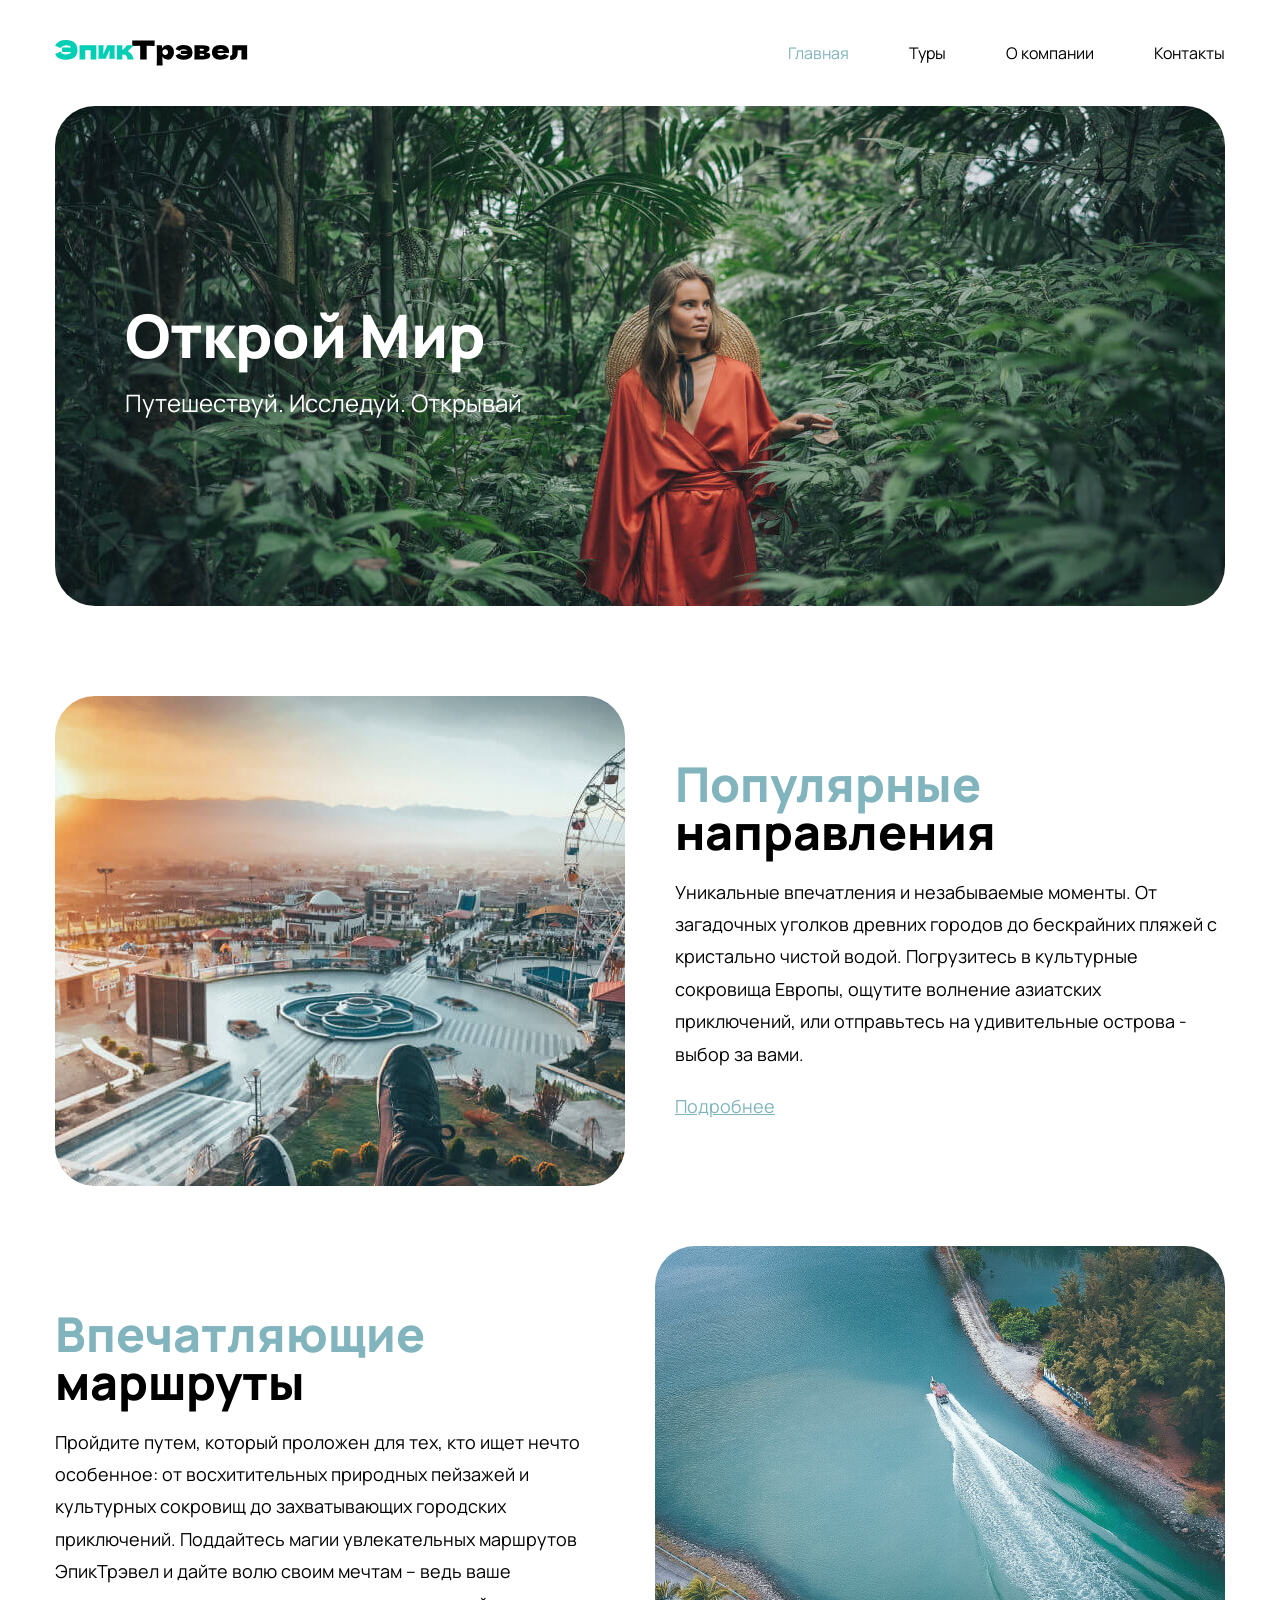
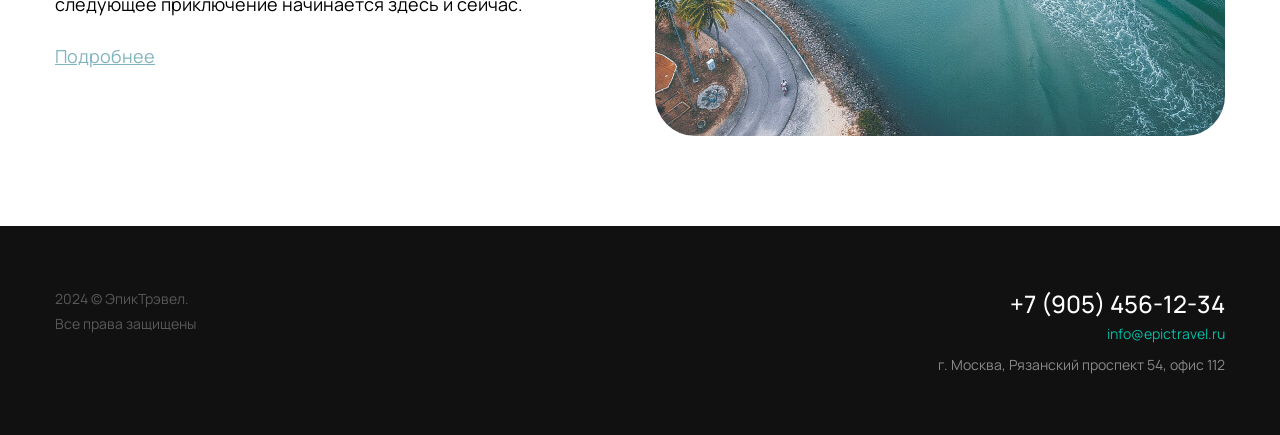
<file: index.html>
<!doctype html>
<html lang="ru">
    <head>
        <meta charset="UTF-8" />
        <meta name="viewport" content="width=device-width, initial-scale=1.0" />
        <title>ЭпикТрэвел</title>
        <link rel="stylesheet" href="./css/reset.css" />
        <link rel="stylesheet" href="./css/main.css" />
        <link rel="stylesheet" href="./css/media-tablet.css" />
        <link rel="stylesheet" href="./css/media-mobile.css" />
        <link
            rel="icon"
            type="image/x-icon"
            href="./img/favicons/favicon.svg"
        />
        <link
            rel="apple-touch-icon"
            sizes="180x180"
            href="./img/favicons/apple-touch-icon.png"
        />
    </head>
    <body class="sticky-footer">
        <header class="header" id="header">
            <div class="container container-header">
                <nav class="nav">
                    <a href="index.html" class="logo">
                        <img src="./img/logo.svg" alt="ЭпикТрэвел" />
                    </a>
                    <ul class="nav-list">
                        <li><a href="index.html" class="active">Главная</a></li>
                        <li><a href="tours.html">Туры</a></li>
                        <li><a href="about.html">О компании</a></li>
                        <li><a href="contacts.html">Контакты</a></li>
                    </ul>
                    <button
                        class="btn-mobile-nav"
                        id="btn-mobile-nav"
                        type="button"
                    >
                        <img
                            src="./img/icons/open-mobile-nav.svg"
                            id="mobile-nav-img"
                            alt="Open nav"
                        />
                    </button>
                </nav>
            </div>
        </header>

        <section class="mobile-nav" id="mobile-nav">
            <h2 class="visually-hidden">Навигация</h2>
            <ul class="mobile-nav-list">
                <li><a href="index.html">Главная</a></li>
                <li><a href="tours.html">Туры</a></li>
                <li><a href="about.html">О компании</a></li>
                <li><a href="contacts.html">Контакты</a></li>
            </ul>
        </section>

        <main class="main-page">
            <div class="container">
                <section class="promo">
                    <div class="promo-desc">
                        <h1 class="promo-title">Открой Мир</h1>
                        <p class="promo-text">
                            Путешествуй. Исследуй. Открывай
                        </p>
                    </div>
                </section>

                <div class="main-content">
                    <section class="content-row">
                        <div class="content-img">
                            <picture>
                                <source
                                    srcset="
                                        ./img/main/img-01-mobile.jpg,
                                        ./img/main/img-01-mobile@2x.jpg 2x
                                    "
                                    media="(max-width: 767px)"
                                />
                                <img
                                    src="./img/main/img-01.jpg"
                                    srcset="./img/main/img-01@2x.jpg 2x"
                                    alt="Популярные направления"
                                />
                            </picture>
                        </div>

                        <div class="content-text">
                            <h2 class="title-1">
                                <span>Популярные</span> направления
                            </h2>
                            <p>
                                Уникальные впечатления и незабываемые моменты.
                                От загадочных уголков древних городов до
                                бескрайних пляжей с кристально чистой водой.
                                Погрузитесь в культурные сокровища Европы,
                                ощутите волнение азиатских приключений, или
                                отправьтесь на удивительные острова - выбор за
                                вами.
                            </p>
                            <p><a href="#!">Подробнее</a></p>
                        </div>
                    </section>

                    <section
                        class="content-row content-row-reverse content-column-on-mobile"
                    >
                        <div class="content-img">
                            <picture>
                                <source
                                    srcset="
                                        ./img/main/img-02-mobile.jpg,
                                        ./img/main/img-02-mobile@2x.jpg 2x
                                    "
                                    media="(max-width: 767px)"
                                />
                                <img
                                    src="./img/main/img-02.jpg"
                                    srcset="./img/main/img-02@2x.jpg 2x"
                                    alt="Впечатляющие маршруты"
                                />
                            </picture>
                        </div>

                        <div class="content-text">
                            <h2 class="title-1">
                                <span>Впечатляющие</span> маршруты
                            </h2>
                            <p>
                                Пройдите путем, который проложен для тех, кто
                                ищет нечто особенное: от восхитительных
                                природных пейзажей и культурных сокровищ до
                                захватывающих городских приключений. Поддайтесь
                                магии увлекательных маршрутов ЭпикТрэвел и дайте
                                волю своим мечтам – ведь ваше следующее
                                приключение начинается здесь и сейчас.
                            </p>
                            <p><a href="#!">Подробнее</a></p>
                        </div>
                    </section>
                </div>
            </div>
        </main>

        <footer class="footer">
            <div class="container">
                <div class="footer-row">
                    <div class="footer-copyright">
                        <p>
                            2024 © ЭпикТрэвел. <br class="desktop-only" />Все
                            права защищены
                        </p>
                    </div>

                    <address class="footer-contacts">
                        <a href="tel:+79054561234" class="footer-phone"
                            >+7 (905) 456-12-34</a
                        ><br />
                        <a href="mailto:info@epictravel.ru" class="footer-email"
                            >info@epictravel.ru</a
                        ><br />
                        <p class="footer-address">
                            г. Москва, Рязанский проспект 54, офис 112
                        </p>
                    </address>
                </div>
            </div>
        </footer>

        <script src="./js/main.js"></script>
    </body>
</html>
</file>
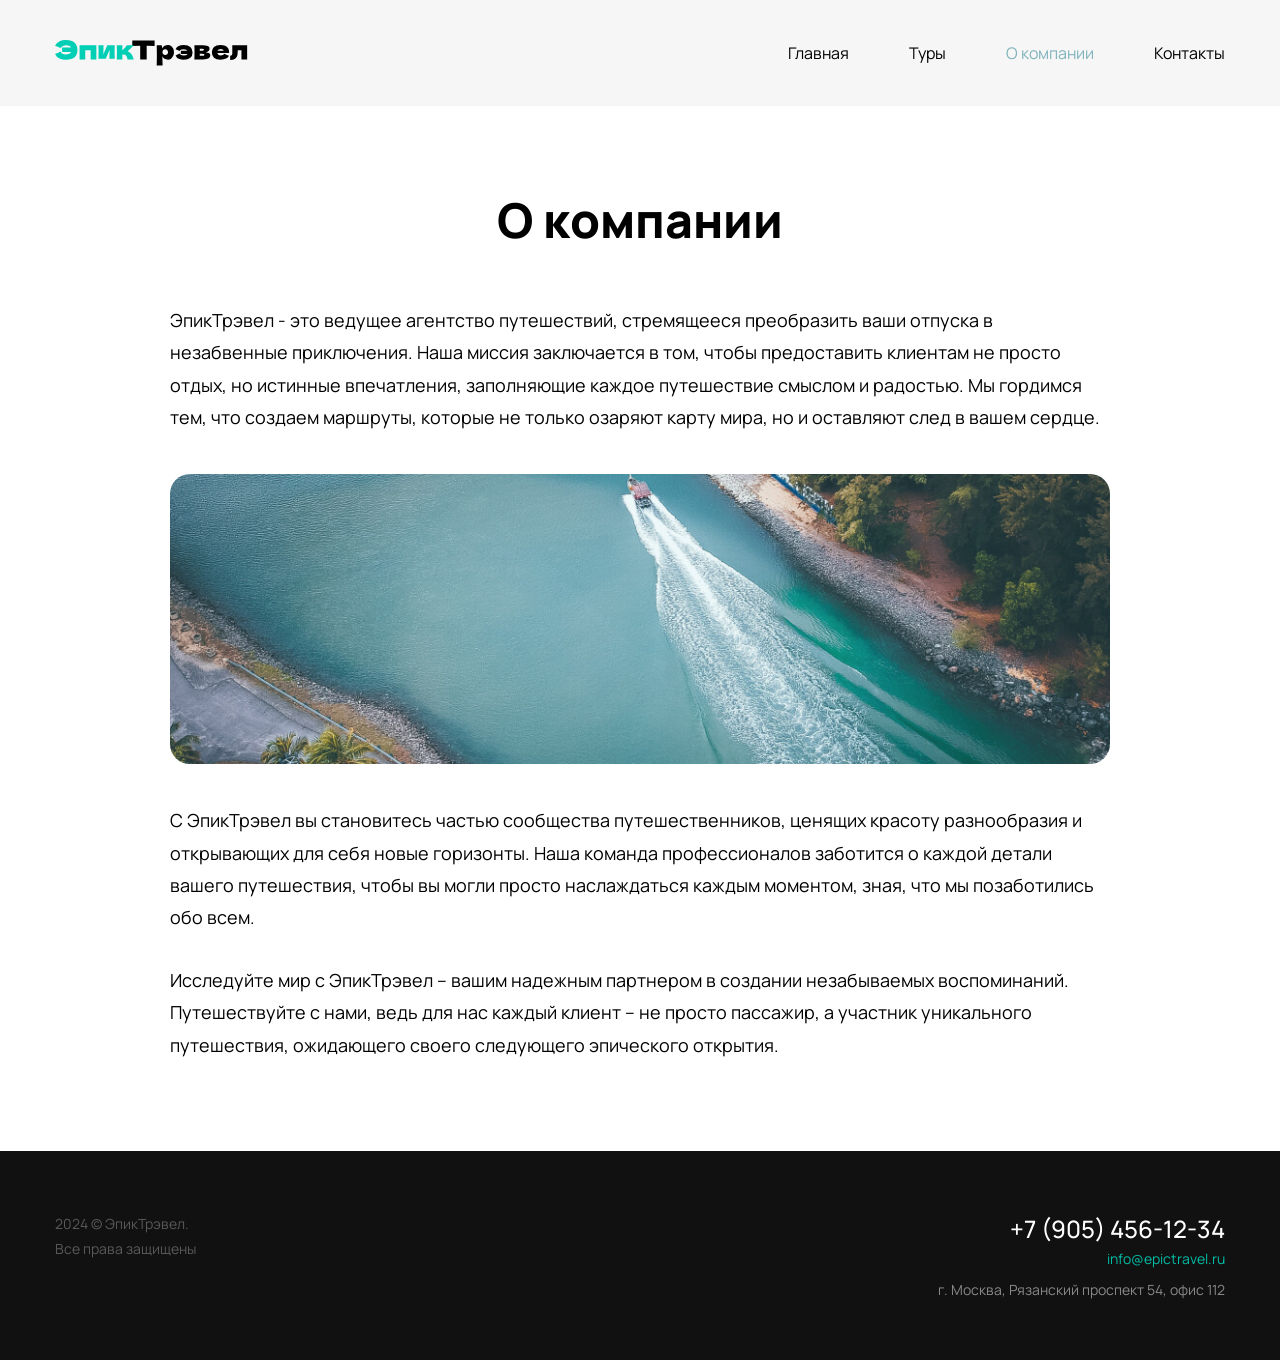
<file: about.html>
<!doctype html>
<html lang="ru">
    <head>
        <meta charset="UTF-8" />
        <meta name="viewport" content="width=device-width, initial-scale=1.0" />
        <title>О компании - ЭпикТрэвел</title>
        <link rel="stylesheet" href="./css/reset.css" />
        <link rel="stylesheet" href="./css/main.css" />
        <link rel="stylesheet" href="./css/media-tablet.css" />
        <link rel="stylesheet" href="./css/media-mobile.css" />

        <link
            rel="icon"
            type="image/x-icon"
            href="./img/favicons/favicon.svg"
        />
        <link
            rel="apple-touch-icon"
            sizes="180x180"
            href="./img/favicons/apple-touch-icon.png"
        />
    </head>
    <body class="sticky-footer">
        <header class="header header-bg" id="header">
            <div class="container container-header">
                <nav class="nav">
                    <a href="index.html">
                        <img src="./img/logo.svg" alt="ЭпикТрэвел" />
                    </a>
                    <ul class="nav-list">
                        <li><a href="index.html">Главная</a></li>
                        <li><a href="tours.html">Туры</a></li>
                        <li>
                            <a href="about.html" class="active">О компании</a>
                        </li>
                        <li><a href="contacts.html">Контакты</a></li>
                    </ul>
                    <button
                        class="btn-mobile-nav"
                        id="btn-mobile-nav"
                        type="button"
                    >
                        <img
                            src="./img/icons/open-mobile-nav.svg"
                            id="mobile-nav-img"
                            alt="Open nav"
                        />
                    </button>
                </nav>
            </div>
        </header>

        <section class="mobile-nav" id="mobile-nav">
            <h2 class="visually-hidden">Навигация</h2>
            <ul class="mobile-nav-list">
                <li><a href="index.html">Главная</a></li>
                <li><a href="tours.html">Туры</a></li>
                <li><a href="about.html">О компании</a></li>
                <li><a href="contacts.html">Контакты</a></li>
            </ul>
        </section>

        <main class="inner-page">
            <div class="container container-small">
                <div class="inner-page-title-wrapper">
                    <h1 class="title-1 text-center">О компании</h1>
                </div>

                <div class="article-content">
                    <p>
                        ЭпикТрэвел - это ведущее агентство путешествий,
                        стремящееся преобразить ваши отпуска в незабвенные
                        приключения. Наша миссия заключается в том, чтобы
                        предоставить клиентам не просто отдых, но истинные
                        впечатления, заполняющие каждое путешествие смыслом и
                        радостью. Мы гордимся тем, что создаем маршруты, которые
                        не только озаряют карту мира, но и оставляют след в
                        вашем сердце.
                    </p>

                    <div class="article-img">
                        <picture>
                            <source
                                srcset="
                                    ./img/about/about-mobile.jpg,
                                    ./img/about/about-mobile@2x.jpg 2x
                                "
                                media="(max-width: 767px)"
                            />
                            <source
                                srcset="
                                    ./img/about/about-tablet.jpg,
                                    ./img/about/about-tablet@2x.jpg 2x
                                "
                                media="(max-width: 1199px)"
                            />
                            <img
                                src="./img/about/about.jpg"
                                srcset="./img/about/about@2x.jpg 2x"
                                alt="Катер"
                            />
                        </picture>
                    </div>

                    <p>
                        С ЭпикТрэвел вы становитесь частью сообщества
                        путешественников, ценящих красоту разнообразия и
                        открывающих для себя новые горизонты. Наша команда
                        профессионалов заботится о каждой детали вашего
                        путешествия, чтобы вы могли просто наслаждаться каждым
                        моментом, зная, что мы позаботились обо всем.
                    </p>

                    <p>
                        Исследуйте мир с ЭпикТрэвел – вашим надежным партнером в
                        создании незабываемых воспоминаний. Путешествуйте с
                        нами, ведь для нас каждый клиент – не просто пассажир, а
                        участник уникального путешествия, ожидающего своего
                        следующего эпического открытия.
                    </p>
                </div>
            </div>
        </main>

        <footer class="footer">
            <div class="container">
                <div class="footer-row">
                    <div class="footer-copyright">
                        <p>2024 © ЭпикТрэвел. <br />Все права защищены</p>
                    </div>

                    <address class="footer-contacts">
                        <a href="tel:+79054561234" class="footer-phone"
                            >+7 (905) 456-12-34</a
                        ><br />
                        <a href="mailto:info@epictravel.ru" class="footer-email"
                            >info@epictravel.ru</a
                        ><br />
                        <p class="footer-address">
                            г. Москва, Рязанский проспект 54, офис 112
                        </p>
                    </address>
                </div>
            </div>
        </footer>

        <script src="./js/main.js"></script>
    </body>
</html>
</file>
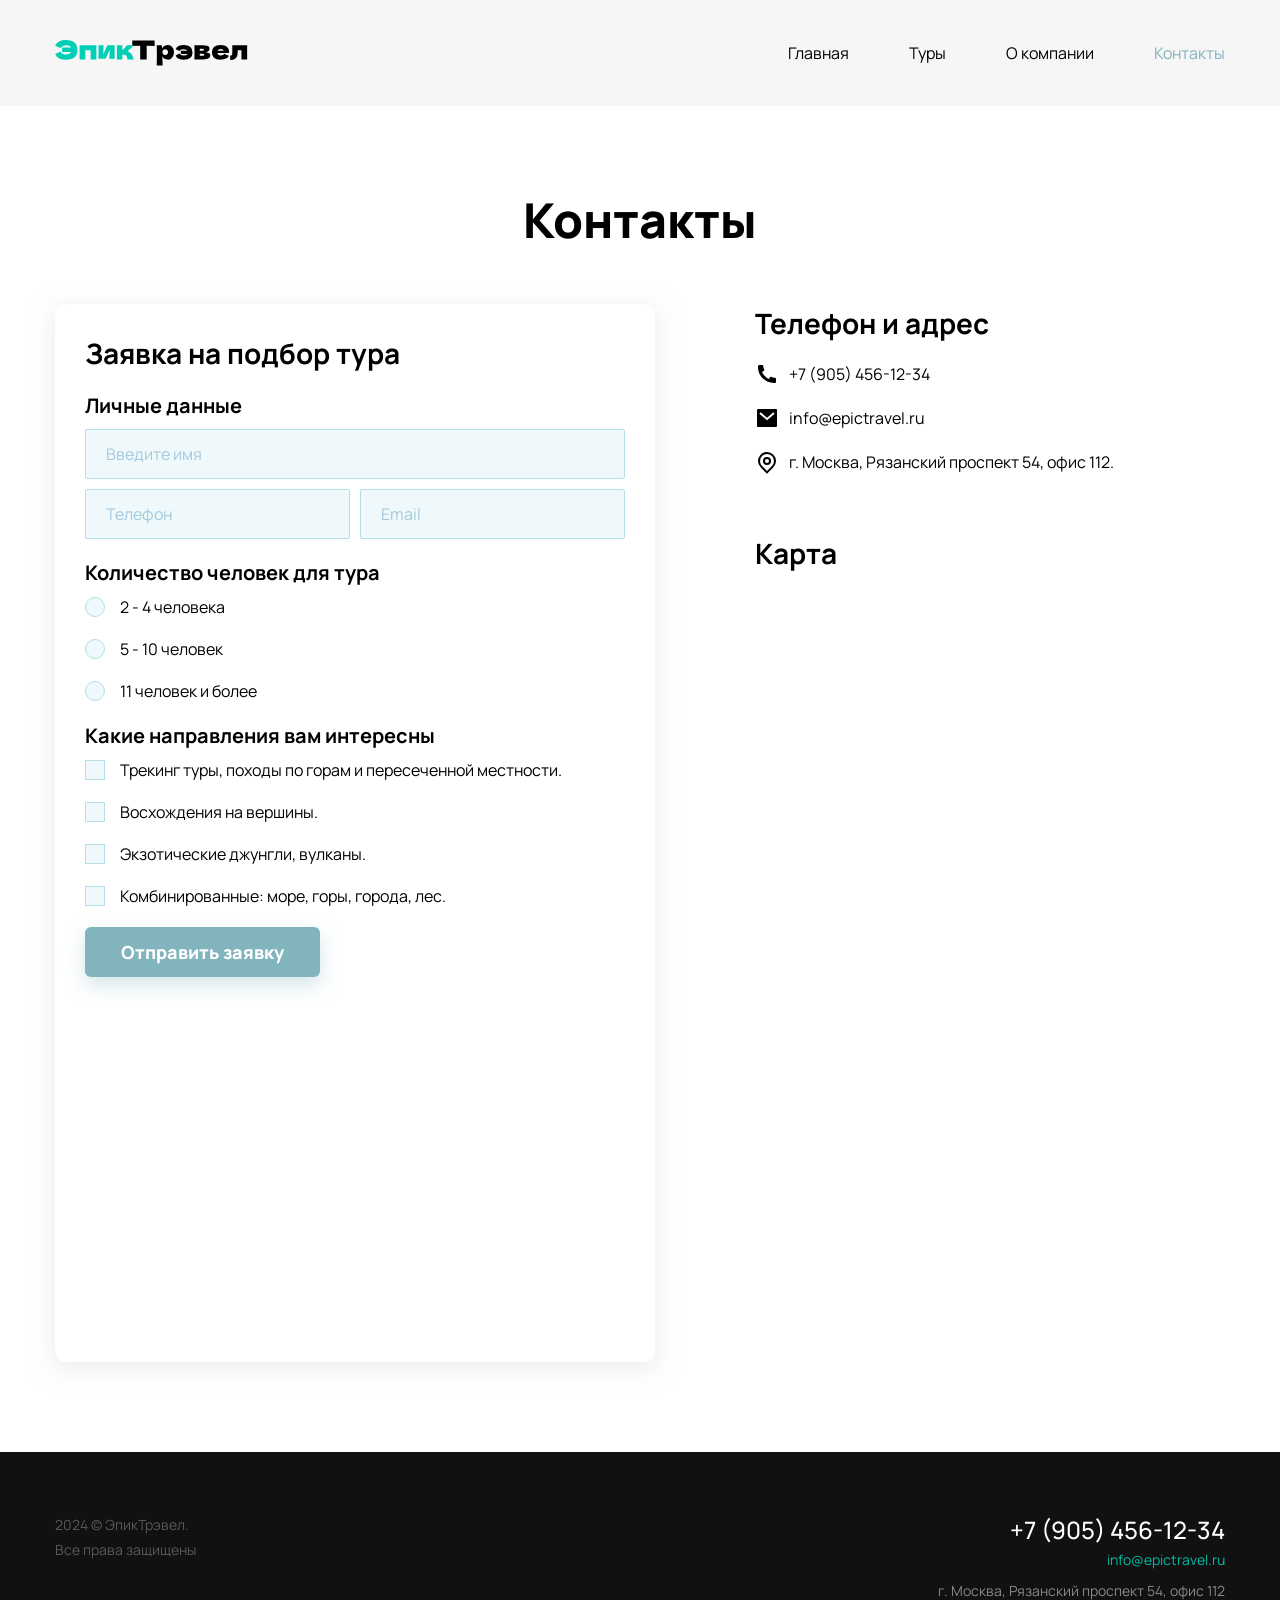
<file: contacts.html>
<!doctype html>
<html lang="ru">
    <head>
        <meta charset="UTF-8" />
        <meta name="viewport" content="width=device-width, initial-scale=1.0" />
        <title>Контакты - ЭпикТрэвел</title>
        <link rel="stylesheet" href="./css/reset.css" />
        <link rel="stylesheet" href="./css/main.css" />
        <link rel="stylesheet" href="./css/media-tablet.css" />
        <link rel="stylesheet" href="./css/media-mobile.css" />

        <link
            rel="icon"
            type="image/x-icon"
            href="./img/favicons/favicon.svg"
        />
        <link
            rel="apple-touch-icon"
            sizes="180x180"
            href="./img/favicons/apple-touch-icon.png"
        />
    </head>
    <body class="sticky-footer">
        <header class="header header-bg" id="header">
            <div class="container container-header">
                <nav class="nav">
                    <a href="index.html">
                        <img src="./img/logo.svg" alt="ЭпикТрэвел" />
                    </a>
                    <ul class="nav-list">
                        <li><a href="index.html">Главная</a></li>
                        <li><a href="tours.html">Туры</a></li>
                        <li><a href="about.html">О компании</a></li>
                        <li>
                            <a href="contacts.html" class="active">Контакты</a>
                        </li>
                    </ul>
                    <button
                        class="btn-mobile-nav"
                        id="btn-mobile-nav"
                        type="button"
                    >
                        <img
                            src="./img/icons/open-mobile-nav.svg"
                            id="mobile-nav-img"
                            alt="Open nav"
                        />
                    </button>
                </nav>
            </div>
        </header>

        <section class="mobile-nav" id="mobile-nav">
            <h2 class="visually-hidden">Навигация</h2>
            <ul class="mobile-nav-list">
                <li><a href="index.html">Главная</a></li>
                <li><a href="tours.html">Туры</a></li>
                <li><a href="about.html">О компании</a></li>
                <li><a href="contacts.html">Контакты</a></li>
            </ul>
        </section>

        <main class="inner-page">
            <div class="container">
                <div class="inner-page-title-wrapper">
                    <h1 class="title-1 text-center">Контакты</h1>
                </div>

                <div class="contacts-columns">
                    <form class="form-wrapper">
                        <h2 class="title-2">Заявка на подбор тура</h2>

                        <section class="form-group">
                            <h3 class="title-3">Личные данные</h3>
                            <div class="inputs-wrapper">
                                <input
                                    type="text"
                                    class="input"
                                    placeholder="Введите имя"
                                    name="name"
                                />
                                <input
                                    type="tel"
                                    class="input input-50"
                                    placeholder="Телефон"
                                    name="phone"
                                />
                                <input
                                    type="email"
                                    class="input input-50"
                                    placeholder="Email"
                                    name="email"
                                />
                            </div>
                        </section>

                        <section class="form-group">
                            <h3 class="title-3">Количество человек для тура</h3>
                            <ul class="radio-list">
                                <li>
                                    <label>
                                        <input
                                            type="radio"
                                            class="real-radio visually-hidden"
                                            name="number"
                                            value="2-4"
                                        />
                                        <span class="fake-radio"></span>
                                        2 - 4 человека
                                    </label>
                                </li>
                                <li>
                                    <label>
                                        <input
                                            type="radio"
                                            class="real-radio visually-hidden"
                                            name="number"
                                            value="5-10"
                                        />
                                        <span class="fake-radio"></span>
                                        5 - 10 человек
                                    </label>
                                </li>
                                <li>
                                    <label>
                                        <input
                                            type="radio"
                                            class="real-radio visually-hidden"
                                            name="number"
                                            value="11+"
                                        />
                                        <span class="fake-radio"></span>
                                        11 человек и более
                                    </label>
                                </li>
                            </ul>
                        </section>

                        <section class="form-group">
                            <h3 class="title-3">
                                Какие направления вам интересны
                            </h3>
                            <ul class="checkbox-list">
                                <li>
                                    <label>
                                        <input
                                            type="checkbox"
                                            class="real-checkbox visually-hidden"
                                            name="tracking"
                                        />
                                        <span class="fake-checkbox"></span>
                                        Трекинг туры, походы по горам и
                                        пересеченной местности.
                                    </label>
                                </li>
                                <li>
                                    <label>
                                        <input
                                            type="checkbox"
                                            class="real-checkbox visually-hidden"
                                            name="mountains"
                                        />
                                        <span class="fake-checkbox"></span>
                                        Восхождения на вершины.
                                    </label>
                                </li>
                                <li>
                                    <label>
                                        <input
                                            type="checkbox"
                                            class="real-checkbox visually-hidden"
                                            name="exotic"
                                        />
                                        <span class="fake-checkbox"></span>
                                        Экзотические джунгли, вулканы.
                                    </label>
                                </li>
                                <li>
                                    <label>
                                        <input
                                            type="checkbox"
                                            class="real-checkbox visually-hidden"
                                            name="combi"
                                        />
                                        <span class="fake-checkbox"></span>
                                        Комбинированные: море, горы, города,
                                        лес.
                                    </label>
                                </li>
                            </ul>
                        </section>

                        <button class="submit-btn" type="submit">
                            Отправить заявку
                        </button>
                    </form>

                    <div class="address-wrapper">
                        <div class="address-item">
                            <h2 class="title-2">Телефон и адрес</h2>
                            <address>
                                <ul class="address-list">
                                    <li>
                                        <img
                                            src="./img/icons/phone.svg"
                                            alt="Телефон"
                                        />
                                        +7 (905) 456-12-34
                                    </li>
                                    <li>
                                        <img
                                            src="./img/icons/mail.svg"
                                            alt="Email"
                                        />
                                        info@epictravel.ru
                                    </li>
                                    <li>
                                        <img
                                            src="./img/icons/map.svg"
                                            alt="Адрес"
                                        />
                                        г. Москва, Рязанский проспект 54, офис
                                        112.
                                    </li>
                                </ul>
                            </address>
                        </div>

                        <div class="address-item">
                            <h2 class="title-2">Карта</h2>
                            <!-- <img src="./img/contacts/map.jpg" srcset="./img/contacts/map@2x.jpg 2x" alt="Map"> -->
                            <iframe
                                class="yandex-map"
                                src="https://yandex.ru/map-widget/v1/?um=constructor%3Aa0fd4f1c6586aca14eff131632a0c3f0af7c9071464bb3ff4eede254e875748b&amp;source=constructor&amp;scroll=false"
                                frameborder="0"
                            ></iframe>

                            <iframe
                                class="google-map"
                                src="https://www.google.com/maps/embed?pb=!1m18!1m12!1m3!1d2247.449627874098!2d37.79292697726246!3d55.715937894829494!2m3!1f0!2f0!3f0!3m2!1i1024!2i768!4f13.1!3m3!1m2!1s0x414ab59b3be61f9b%3A0x71e8ca6a8cffd5fb!2z0KDRj9C30LDQvdGB0LrQuNC5INC_0YAuLCA1NCwgMTEyLCDQnNC-0YHQutCy0LAsINCg0L7RgdGB0LjRjywgMTA5Mzc3!5e0!3m2!1sru!2str!4v1706050072453!5m2!1sru!2str"
                                style="border: 0"
                                allowfullscreen=""
                                loading="lazy"
                                referrerpolicy="no-referrer-when-downgrade"
                            ></iframe>
                        </div>
                    </div>
                </div>
            </div>
        </main>

        <footer class="footer">
            <div class="container">
                <div class="footer-row">
                    <div class="footer-copyright">
                        <p>2024 © ЭпикТрэвел. <br />Все права защищены</p>
                    </div>

                    <address class="footer-contacts">
                        <a href="tel:+79054561234" class="footer-phone"
                            >+7 (905) 456-12-34</a
                        ><br />
                        <a href="mailto:info@epictravel.ru" class="footer-email"
                            >info@epictravel.ru</a
                        ><br />
                        <p class="footer-address">
                            г. Москва, Рязанский проспект 54, офис 112
                        </p>
                    </address>
                </div>
            </div>
        </footer>

        <script src="./js/main.js"></script>
    </body>
</html>
</file>
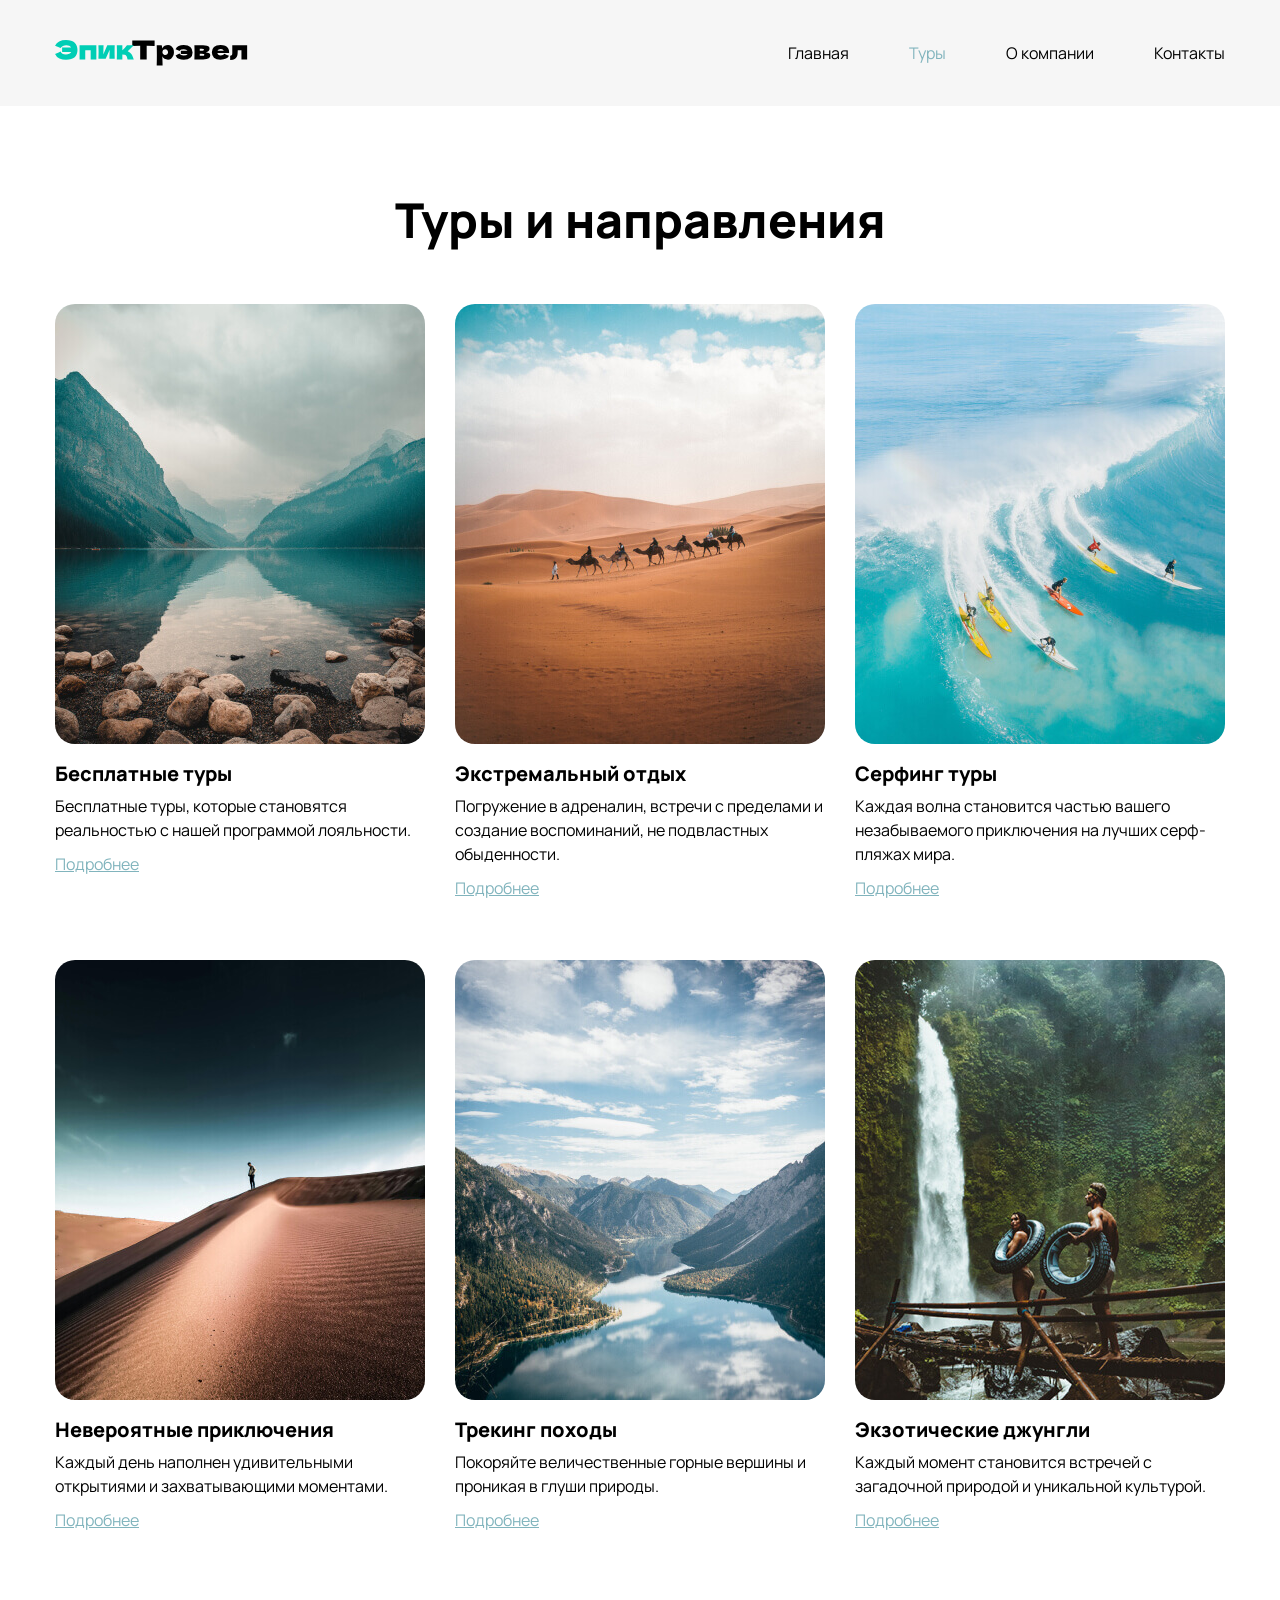
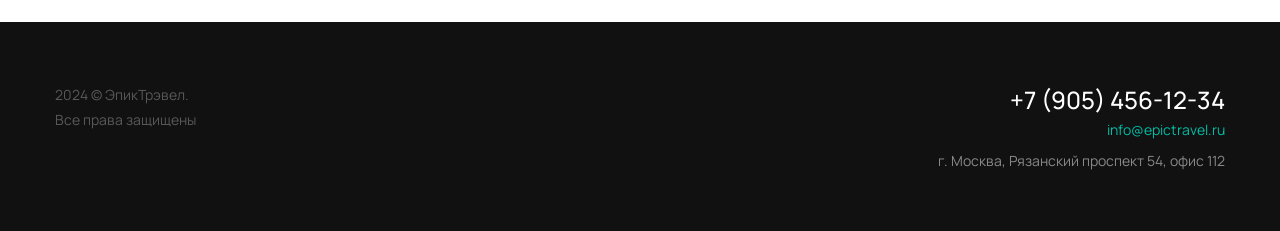
<file: tours.html>
<!doctype html>
<html lang="ru">
    <head>
        <meta charset="UTF-8" />
        <meta name="viewport" content="width=device-width, initial-scale=1.0" />
        <title>Туры - ЭпикТрэвел</title>
        <link rel="stylesheet" href="./css/reset.css" />
        <link rel="stylesheet" href="./css/main.css" />
        <link rel="stylesheet" href="./css/media-tablet.css" />
        <link rel="stylesheet" href="./css/media-mobile.css" />

        <link
            rel="icon"
            type="image/x-icon"
            href="./img/favicons/favicon.svg"
        />
        <link
            rel="apple-touch-icon"
            sizes="180x180"
            href="./img/favicons/apple-touch-icon.png"
        />
    </head>
    <body class="sticky-footer">
        <header class="header header-bg" id="header">
            <div class="container container-header">
                <nav class="nav">
                    <a href="index.html">
                        <img src="./img/logo.svg" alt="ЭпикТрэвел" />
                    </a>
                    <ul class="nav-list">
                        <li><a href="index.html">Главная</a></li>
                        <li><a href="tours.html" class="active">Туры</a></li>
                        <li><a href="about.html">О компании</a></li>
                        <li><a href="contacts.html">Контакты</a></li>
                    </ul>
                    <button
                        class="btn-mobile-nav"
                        id="btn-mobile-nav"
                        type="button"
                    >
                        <img
                            src="./img/icons/open-mobile-nav.svg"
                            id="mobile-nav-img"
                            alt="Open nav"
                        />
                    </button>
                </nav>
            </div>
        </header>

        <section class="mobile-nav" id="mobile-nav">
            <h2 class="visually-hidden">Навигация</h2>
            <ul class="mobile-nav-list">
                <li><a href="index.html">Главная</a></li>
                <li><a href="tours.html">Туры</a></li>
                <li><a href="about.html">О компании</a></li>
                <li><a href="contacts.html">Контакты</a></li>
            </ul>
        </section>

        <main class="inner-page">
            <div class="container">
                <div class="inner-page-title-wrapper">
                    <h1 class="title-1 text-center">Туры и направления</h1>
                </div>

                <div class="cards-wrapper">
                    <article class="card">
                        <a href="#!" class="card-img">
                            <img
                                src="./img/cards/01.jpg"
                                srcset="./img/cards/01@2x.jpg 2x"
                                alt="Бесплатные туры"
                            />
                        </a>
                        <div class="card-desc">
                            <h3 class="card-title">Бесплатные туры</h3>
                            <p>
                                Бесплатные туры, которые становятся реальностью
                                с нашей программой лояльности.
                            </p>
                            <p><a href="#!">Подробнее</a></p>
                        </div>
                    </article>

                    <article class="card">
                        <a href="#!" class="card-img">
                            <img
                                src="./img/cards/02.jpg"
                                srcset="./img/cards/02@2x.jpg 2x"
                                alt="Бесплатные туры"
                            />
                        </a>
                        <div class="card-desc">
                            <h3 class="card-title">Экстремальный отдых</h3>
                            <p>
                                Погружение в адреналин, встречи с пределами и
                                создание воспоминаний, не подвластных
                                обыденности.
                            </p>
                            <p><a href="#!">Подробнее</a></p>
                        </div>
                    </article>

                    <article class="card">
                        <a href="#!" class="card-img">
                            <img
                                src="./img/cards/03.jpg"
                                srcset="./img/cards/03@2x.jpg 2x"
                                alt="Бесплатные туры"
                            />
                        </a>
                        <div class="card-desc">
                            <h3 class="card-title">Серфинг туры</h3>
                            <p>
                                Каждая волна становится частью вашего
                                незабываемого приключения на лучших серф-пляжах
                                мира.
                            </p>
                            <p><a href="#!">Подробнее</a></p>
                        </div>
                    </article>

                    <article class="card">
                        <a href="#!" class="card-img">
                            <img
                                src="./img/cards/04.jpg"
                                srcset="./img/cards/04@2x.jpg 2x"
                                alt="Бесплатные туры"
                            />
                        </a>
                        <div class="card-desc">
                            <h3 class="card-title">Невероятные приключения</h3>
                            <p>
                                Каждый день наполнен удивительными открытиями и
                                захватывающими моментами.
                            </p>
                            <p><a href="#!">Подробнее</a></p>
                        </div>
                    </article>

                    <article class="card">
                        <a href="#!" class="card-img">
                            <img
                                src="./img/cards/05.jpg"
                                srcset="./img/cards/05@2x.jpg 2x"
                                alt="Бесплатные туры"
                            />
                        </a>
                        <div class="card-desc">
                            <h3 class="card-title">Трекинг походы</h3>
                            <p>
                                Покоряйте величественные горные вершины и
                                проникая в глуши природы.
                            </p>
                            <p><a href="#!">Подробнее</a></p>
                        </div>
                    </article>

                    <article class="card">
                        <a href="#!" class="card-img">
                            <img
                                src="./img/cards/06.jpg"
                                srcset="./img/cards/06@2x.jpg 2x"
                                alt="Бесплатные туры"
                            />
                        </a>
                        <div class="card-desc">
                            <h3 class="card-title">Экзотические джунгли</h3>
                            <p>
                                Каждый момент становится встречей с загадочной
                                природой и уникальной культурой.
                            </p>
                            <p><a href="#!">Подробнее</a></p>
                        </div>
                    </article>
                </div>
            </div>
        </main>

        <footer class="footer">
            <div class="container">
                <div class="footer-row">
                    <div class="footer-copyright">
                        <p>2024 © ЭпикТрэвел. <br />Все права защищены</p>
                    </div>

                    <address class="footer-contacts">
                        <a href="tel:+79054561234" class="footer-phone"
                            >+7 (905) 456-12-34</a
                        ><br />
                        <a href="mailto:info@epictravel.ru" class="footer-email"
                            >info@epictravel.ru</a
                        ><br />
                        <p class="footer-address">
                            г. Москва, Рязанский проспект 54, офис 112
                        </p>
                    </address>
                </div>
            </div>
        </footer>

        <script src="./js/main.js"></script>
    </body>
</html>
</file>
<file: css/main.css>
@import url("https://fonts.googleapis.com/css2?family=Manrope:wght@400;500;700;800&display=swap");

body {
    font-family: "Manrope", sans-serif;
}

a {
    color: #81b4bd;
    text-decoration: underline;
}

.sticky-footer {
    min-height: 100vh;
    display: flex;
    flex-direction: column;
}

.container {
    width: 1200px;
    padding: 0 15px;
    margin: 0 auto;
}

.container.container-small {
    width: 970px;
}

.none {
    display: none !important;
}

.title-1 {
    font-size: 48px;
    font-weight: 800;
    line-height: 1;
}

.title-1 span {
    color: #81b4bd;
}

.title-2 {
    font-size: 28px;
    font-weight: 700;
}

.title-3 {
    font-size: 20px;
    font-weight: 700;
}

.text-center {
    text-align: center;
}

.visually-hidden {
    clip: rect(0 0 0 0);
    clip-path: inset(50%);
    height: 1px;
    overflow: hidden;
    position: absolute;
    white-space: nowrap;
    width: 1px;
}

.no-scroll {
    overflow-y: hidden;
}

/* Header */

.header {
    position: relative;
    z-index: 19;
    padding: 40px 0;
}

.header-bg {
    background-color: #f6f6f6;
}

.header-white-bg {
    background-color: #fff !important;
}

/* Nav */

.logo {
    flex-shrink: 0;
}

.nav {
    display: flex;
    justify-content: space-between;
    align-items: center;
    gap: 30px;
}

.nav-list {
    display: flex;
    align-items: center;
    gap: 60px;
}

.nav-list a {
    color: #000;
    transition: color 0.2s ease-in;
}

.nav-list a.active {
    color: #81b4bd;
}

.nav-list a:hover {
    color: #00ceb5;
}

.btn-mobile-nav {
    height: 27px;
    display: none;
}

/* Mobile Nav */

.mobile-nav {
    z-index: 9;

    position: fixed;
    top: 0;
    left: 0;
    width: 100%;
    height: 100vh;
    background-color: #f6f6f6;

    /* display: flex; */
    justify-content: center;
    align-items: center;

    display: none;
}

.mobile-nav.open {
    display: flex;
}

.mobile-nav-list {
    display: flex;
    flex-direction: column;
    align-items: center;
    gap: 30px;
}

.mobile-nav-list a {
    color: #000;
}

/* Main Page */
/* Promo */

.promo {
    display: flex;
    align-items: center;
    padding-left: 70px;

    height: 500px;
    background-color: #394d42;
    background-image: url("./../img/promo/promo-bg.jpg");
    background-position: center;
    background-size: cover;
    border-radius: 40px;

    color: #fff;
}

@media (-webkit-min-device-pixel-ratio: 2), (min-resolution: 192dpi) {
    .promo {
        background-image: url("./../img/promo/promo-bg@2x.jpg");
    }
}

.promo-title {
    font-weight: 800;
    font-size: 60px;
    margin-bottom: 10px;
}

.promo-text {
    font-size: 24px;
}

/* Main content */

.main-content {
    padding: 90px 0;
    display: flex;
    flex-direction: column;
    row-gap: 60px;
}

.content-row {
    display: flex;
    align-items: center;
    column-gap: 50px;
}

.content-row.content-row-reverse {
    flex-direction: row-reverse;
}

.content-img {
    flex-shrink: 0;
    overflow: hidden;
    border-radius: 40px;
}

.content-text {
    display: flex;
    flex-direction: column;
    row-gap: 20px;
}

.content-text p {
    font-size: 18px;
    line-height: 1.8;
}

.content-text a {
    color: #81b4bd;
    text-decoration: underline;
}

/* Inner Page */

.inner-page {
    padding: 90px 0;
}

.inner-page-title-wrapper {
    margin-bottom: 60px;
}

/* Cards */

.cards-wrapper {
    display: flex;
    flex-wrap: wrap;
    /* column-gap: 30px;
    row-gap: 60px; */
    gap: 60px 30px;
}

.card {
    width: 370px;
}

.card-img {
    display: block;
    margin-bottom: 20px;
    overflow: hidden;
    border-radius: 20px;
}

.card-desc {
    display: flex;
    flex-direction: column;
    gap: 10px;
}

.card-title {
    font-size: 20px;
    font-weight: 800;
    line-height: 1;
}

.card-desc p {
    line-height: 1.5;
}

.card-desc a {
    color: #81b4bd;
    text-decoration: underline;
}

/* Article */

.article-content p {
    font-size: 18px;
    line-height: 1.8;
}

.article-content p + p {
    margin-top: 30px;
}

.article-img {
    margin: 40px 0;
    border-radius: 20px;
    overflow: hidden;
}

/* Contacts page */

.contacts-columns {
    display: flex;
    justify-content: space-between;
    gap: 100px;
}

/* Form */

.form-wrapper {
    display: flex;
    flex-direction: column;
    gap: 20px;

    padding: 30px;
    width: 600px;

    border-radius: 10px;
    background: #fff;
    box-shadow: 0px 5px 25px 0px rgba(211, 211, 211, 0.5);
}

.form-group {
    display: flex;
    flex-direction: column;
    gap: 10px;
}

.inputs-wrapper {
    display: flex;
    flex-wrap: wrap;
    gap: 10px;
}

.input {
    width: 100%;
    padding: 14px 20px;
    height: 50px;

    border-radius: 2px;
    border: 1px solid #b5dee5;
    background: #eff9fb;

    color: #36727d;
}

.input::placeholder {
    color: #a3c9dc;
}

.input.input-50 {
    flex: 1;
}

.radio-list,
.checkbox-list {
    display: flex;
    flex-direction: column;
    gap: 20px;
}

.radio-list label,
.checkbox-list label {
    display: flex;
    align-items: center;
    gap: 15px;
}

.radio-list label input,
.checkbox-list label input {
    flex-shrink: 0;
}

.submit-btn {
    align-self: flex-start;

    padding: 12px 36px 13px;
    height: 50px;
    border-radius: 6px;
    background: #81b4bd;
    box-shadow: 0px 8px 20px 0px rgba(129, 180, 189, 0.35);

    color: #fff;
    text-align: center;
    font-size: 18px;
    font-weight: 800;
    transition: all 0.2s ease-in;
}

.submit-btn:hover {
    opacity: 0.8;
}

.submit-btn:active {
    opacity: 1;
    background: #639199;
}

/* Custom radio buttons */

.fake-radio {
    flex-shrink: 0;
    position: relative;

    width: 20px;
    height: 20px;
    border-radius: 20px;
    border: 1px solid #b5dee5;
    background: #eff9fb;
}

.fake-radio::after {
    content: "";
    position: absolute;
    left: 50%;
    top: 50%;
    transform: translate(-50%, -50%) scale(0);

    width: 12px;
    height: 12px;
    border-radius: 12px;
    background: #37b6cc;

    transition: all 0.2s ease-in;
}

.real-radio:checked + .fake-radio::after {
    transform: translate(-50%, -50%) scale(1);
}

/* Custom Checkboxes */

.fake-checkbox {
    position: relative;

    width: 20px;
    height: 20px;
    flex-shrink: 0;

    border: 1px solid #b5dee5;
    background: #eff9fb;
}

.fake-checkbox::after {
    content: "";

    position: absolute;
    left: 50%;
    top: 50%;
    transform: translate(-50%, -50%) scale(0);
    transition: all 0.2s ease-in;

    width: 16px;
    height: 13px;

    /* background-image: url('./../img/icons/tick.svg'); */
    background-image: url("data:image/svg+xml,%3Csvg width='16' height='13' viewBox='0 0 16 13' fill='none' xmlns='http://www.w3.org/2000/svg'%3E%3Cpath d='M1.06055 5.93933L7.06055 11.9393M4.93923 11.9393L14.9392 1.93933' stroke='%2337B6CC' stroke-width='3'/%3E%3C/svg%3E%0A");
    background-repeat: no-repeat;
    background-position: center;
}

.real-checkbox:checked + .fake-checkbox::after {
    transform: translate(-50%, -50%) scale(1);
}

/* Address */

.address-wrapper {
    display: flex;
    flex-direction: column;
    gap: 60px;
    width: 470px;
}

.address-item {
    display: flex;
    flex-direction: column;
    gap: 20px;
}

.address-list {
    display: flex;
    flex-direction: column;
    gap: 20px;
}

.address-list li {
    display: flex;
    align-items: center;
    gap: 10px;
}

.yandex-map,
.google-map {
    width: 100%;
    height: 375px;
    border: none;
}

/* Footer */

.footer {
    margin-top: auto;
    padding: 60px 0;
    background-color: #111111;
    color: #fff;
}

.footer-row {
    display: flex;
    justify-content: space-between;
    align-items: flex-start;
    gap: 30px;
}

.footer-copyright {
    font-size: 14px;
    line-height: 1.8;
    color: rgba(255, 255, 255, 0.3);
}

.footer-contacts {
    text-align: right;
}

.footer-phone {
    font-size: 24px;
    font-weight: 500;
    line-height: 1.5;
    color: #fff;
}

.footer-email {
    display: inline-block;
    margin-bottom: 10px;
    font-size: 14px;
    line-height: 1.5;
    color: #00bda6;
}

.footer-address {
    font-size: 14px;
    line-height: 1.5;
    color: rgba(255, 255, 255, 0.5);
}
</file>
<file: css/media-tablet.css>
/* Tablet */
@media (max-width: 1199px) {
	.desktop-only {
		display: none !important;
	}

	.container {
		width: 768px;
	}

	.container.container-small {
		width: 768px;
	}

	.title-1 {
		font-size: 38px;
	}

	.nav-list {
		gap: 30px;
	}

	.promo {
		display: flex;
		align-items: center;
		padding-left: 20px;
		height: 350px;
		border-radius: 20px;
	}

	.promo-title {
		font-size: 40px;
		margin-bottom: 0px;
	}

	.promo-text {
		font-size: 18px;
	}

	.main-content {
		padding: 60px 0;
	}

	.content-row {
		align-items: flex-start;
		column-gap: 30px;
	}

	.content-img {
		/* width: 354px; */
		/* flex-shrink: 0; */
		border-radius: 20px;
	}

	.content-img,
	.content-text {
		flex: 1;
	}

	.content-text {
		row-gap: 10px;
	}

	.content-text p {
		font-size: 14px;
		line-height: 1.8;
	}

	.footer {
		padding: 40px 0;
	}

	.footer-row {
		display: flex;
		flex-direction: column-reverse;
		justify-content: flex-start;
		align-items: flex-start;
		gap: 30px;
	}

	.footer-contacts {
		text-align: left;
	}

	/* Inner Page */

	.inner-page {
		padding: 60px 0;
	}

	.inner-page-title-wrapper {
		margin-bottom: 40px;
	}

	.cards-wrapper {
		row-gap: 40px;
	}

	.card {
		width: 354px;
	}

	/* Article */

	.article-content p {
		font-size: 16px;
	}

	/* Contacts */

	.contacts-columns {
		flex-direction: column-reverse;
		justify-content: flex-start;
		gap: 40px;
	}

	.address-wrapper {
		gap: 40px;
		width: 100%;
	}

	.form-wrapper {
		width: 100%;
	}
}
</file>
<file: css/media-mobile.css>
/* Mobile */
@media (max-width: 767px) {
    .desktop-only {
        display: none !important;
    }

    .container {
        width: 320px;
    }

    .container-header {
        width: 100%;
    }

    .container.container-small {
        width: 320px;
    }

    .title-1 {
        font-size: 28px;
    }

    .title-2 {
        font-size: 22px;
    }

    .title-3 {
        font-size: 18px;
    }

    .nav-list {
        display: none;
    }

    .btn-mobile-nav {
        display: block;
    }

    .promo {
        display: flex;
        flex-direction: row;
        justify-content: center;
        align-items: flex-start;
        padding-top: 40px;
        padding-left: 0;
        text-align: center;
    }

    .promo-title {
        font-size: 34px;
    }

    .promo-text {
        font-size: 14px;
    }

    .main-content {
        padding: 40px 0;
        gap: 40px;
    }

    .content-row {
        flex-direction: column;
        row-gap: 20px;
    }

    .content-img {
        flex-basis: 120px;
    }

    .content-column-on-mobile {
        flex-direction: column !important;
    }

    /* Inner Page */

    .inner-page {
        padding: 40px 0;
    }

    .cards-wrapper {
        row-gap: 20px;
    }

    .card {
        width: 290px;
    }

    .card-desc p {
        font-size: 14px;
    }

    /* Article */

    .article-content p {
        font-size: 14px;
    }

    .article-content p + p {
        margin-top: 14px;
    }

    .article-img {
        margin: 20px 0;
    }

    /* Contacts */

    .address-wrapper {
        gap: 20px;
        font-size: 14px;
    }

    .form-wrapper {
        padding: 20px 15px;
        font-size: 14px;
    }

    .input.input-50 {
        flex: none;
    }
}
</file>
